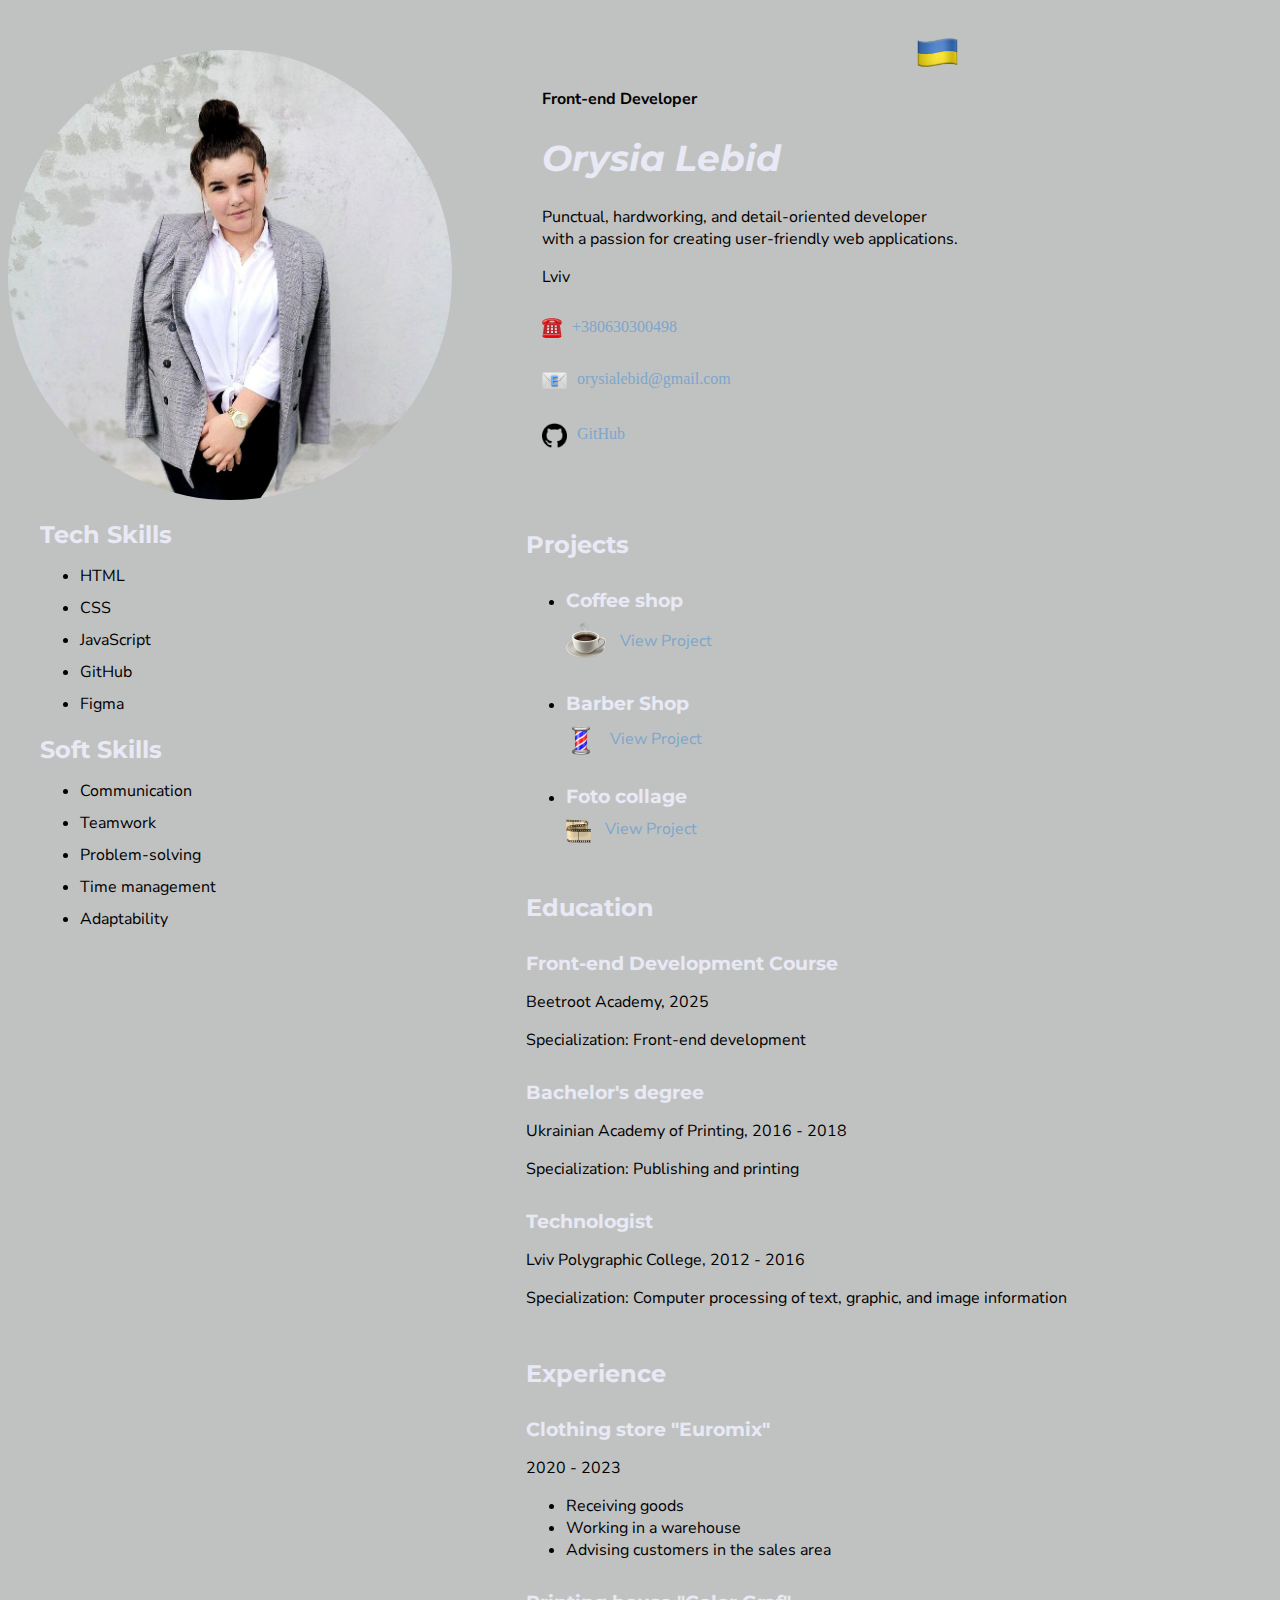
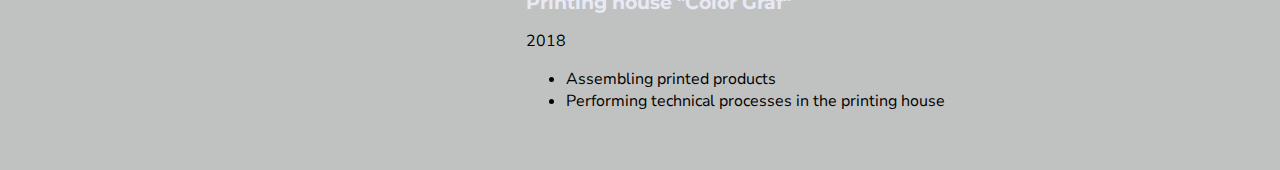
<file: Homework-2/Resume-2026/index.html>
<!DOCTYPE html>
<html lang="en">

<head>
  <meta charset="UTF-8">
  <meta name="viewport" content="width=device-width, initial-scale=1.0">
  <link rel="preconnect" href="https://fonts.googleapis.com">
  <link rel="preconnect" href="https://fonts.gstatic.com" crossorigin>
  <link
    href="https://fonts.googleapis.com/css2?family=Montserrat:ital,wght@0,100..900;1,100..900&family=Nunito+Sans:ital,opsz,wght@0,6..12,200..1000;1,6..12,200..1000&display=swap"
    rel="stylesheet">
  <link rel="stylesheet" href="./assets/css/style.css">
  <link rel="icon" href="./assets/SVG/lebid.svg" type="image/svg+xml">

  <title>Resume</title>
</head>

<body>
  <a href="./ua-page/" class="change-lang"><img src="assets/img/flag-ua.png" alt="flag Ukraine" width="45"></a>

  <header class="header-info">
    <img src="assets/img/orysia3.jpeg" alt="Orysia Lebid" class="my-foto">
    <div class="main-info">
      <p><b>Front-end Developer</b></p>
      <h1>Orysia Lebid</h1>
      <p>Punctual, hardworking, and detail-oriented developer <br>
        with a passion for creating user-friendly web applications.</p>
      <span class="sity">Lviv</span>
      <a href="tel:+380630300498"><img src="assets/img/phone.png" alt="number phone" width="20"
          class="main-info-icon">+380630300498</a>
      <a href="mailto:orysialebid@gmail.com"><img src="assets/img/e-mail.png" alt="e-mail" width="25"
          class="main-info-icon">orysialebid@gmail.com</a>
      <a href="https://github.com/Lebid-Orysia" target="_blank"><img src="assets/img/github.png" alt="GitHub" width="25"
          class="main-info-icon">GitHub</a>
    </div>
  </header>

  <div class="resume-container">
    <section class="left-column">
      <h2>Tech Skills</h2>
      <ul>
        <li>HTML</li>
        <li>CSS</li>
        <li>JavaScript</li>
        <li>GitHub</li>
        <li>Figma</li>
      </ul>

      <h2>Soft Skills</h2>
      <ul>
        <li>Communication</li>
        <li>Teamwork</li>
        <li>Problem-solving</li>
        <li>Time management</li>
        <li>Adaptability</li>
      </ul>
    </section>

    <div class="right-column">
      <section>
        <h2>Projects</h2>
        <ul>
          <li>
            <h3>Coffee shop</h3>
            <img src="assets/img/coffee.png" alt="coffee shop" width="40" class="projects-icon">
            <a href="https://lebid-orysia.github.io/coffeeStyle/" target="_blank">View Project</a>
          </li>
          <li>
            <h3>Barber Shop</h3>
            <img src="assets/img/barber.png" alt="barber shop" width="30" class="projects-icon">
            <a href="https://lebid-orysia.github.io/barberShop/" target="_blank">View Project</a>
          </li>
          <li>
            <h3>Foto collage</h3>
            <img src="assets/img/film_frames.png" alt="foto collage" width="25" class="projects-icon">
            <a href="https://lebid-orysia.github.io/css-grid-layout/" target="_blank">View Project</a>
          </li>
        </ul>
      </section>

      <section>
        <h2>Education</h2>

        <h3>Front-end Development Course</h3>
        <p>Beetroot Academy, 2025</p>
        <p>Specialization: Front-end development</p>

        <h3>Bachelor's degree</h3>
        <p>Ukrainian Academy of Printing, 2016 - 2018</p>
        <p>Specialization: Publishing and printing</p>

        <h3>Technologist</h3>
        <p>Lviv Polygraphic College, 2012 - 2016</p>
        <p>Specialization: Computer processing of text, graphic, and image information</p>

      </section>

      <section>
        <h2>Experience</h2>

        <h3>Сlothing store "Euromix"</h3>
        <p>2020 - 2023</p>
        <ul>
          <li>Receiving goods</li>
          <li>Working in a warehouse</li>
          <li>Advising customers in the sales area</li>
        </ul>

        <h3>Printing house "Color Graf"</h3>
        <p>2018</p>
        <ul>
          <li>Assembling printed products</li>
          <li>Performing technical processes in the printing house</li>
        </ul>

      </section>
    </div>
  </div>

</body>
</file>
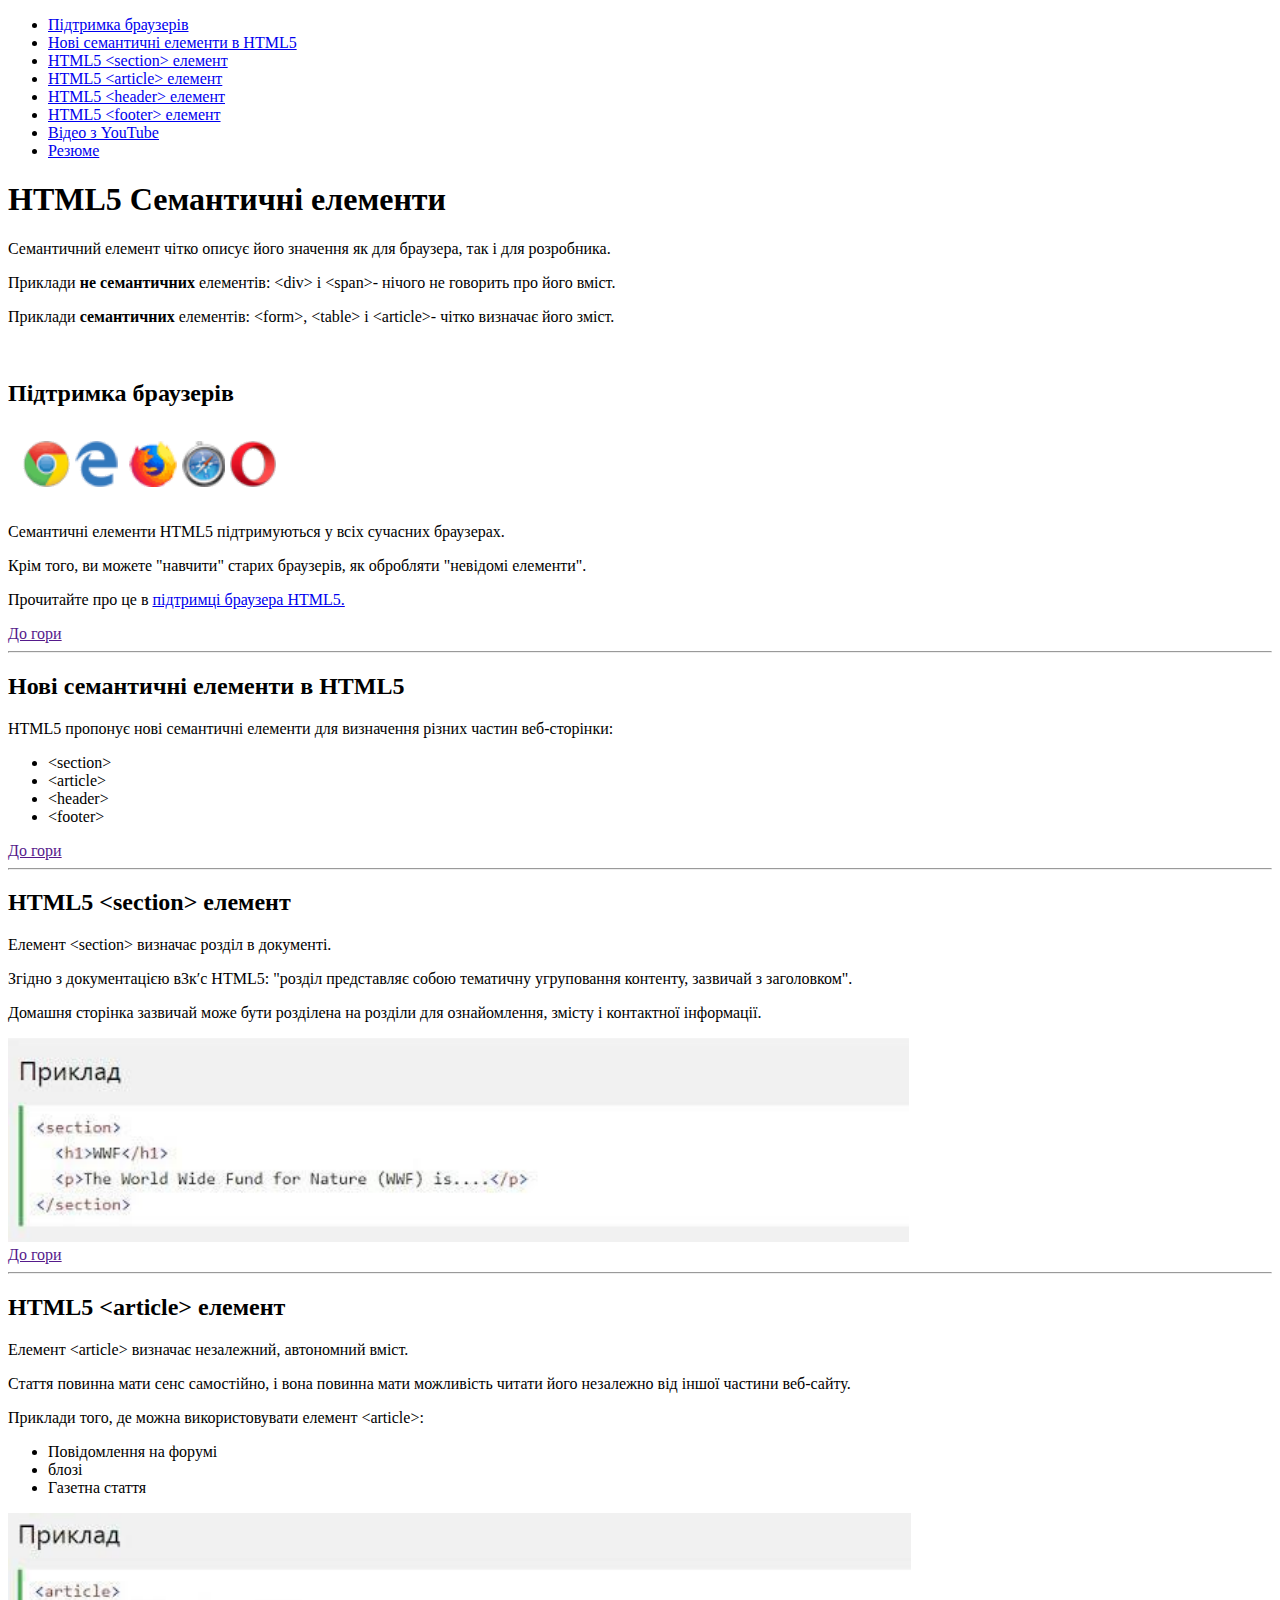
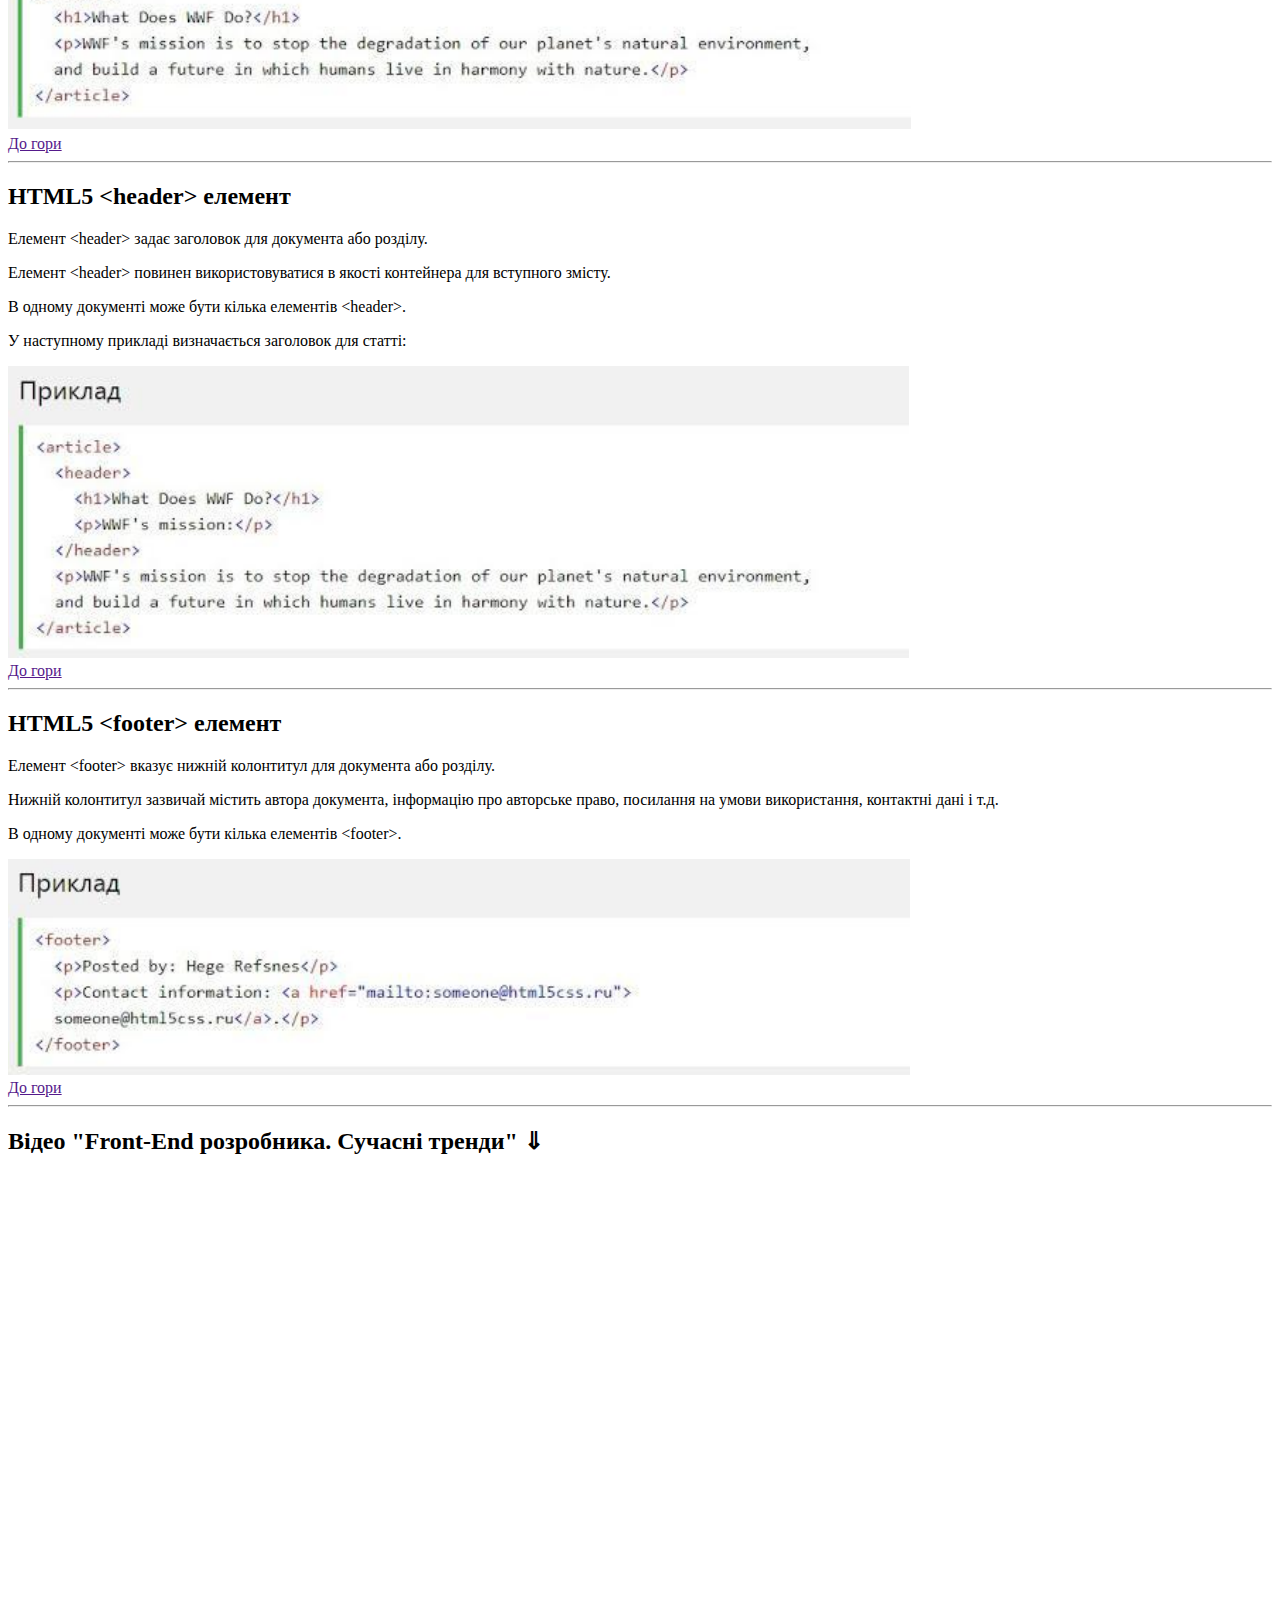
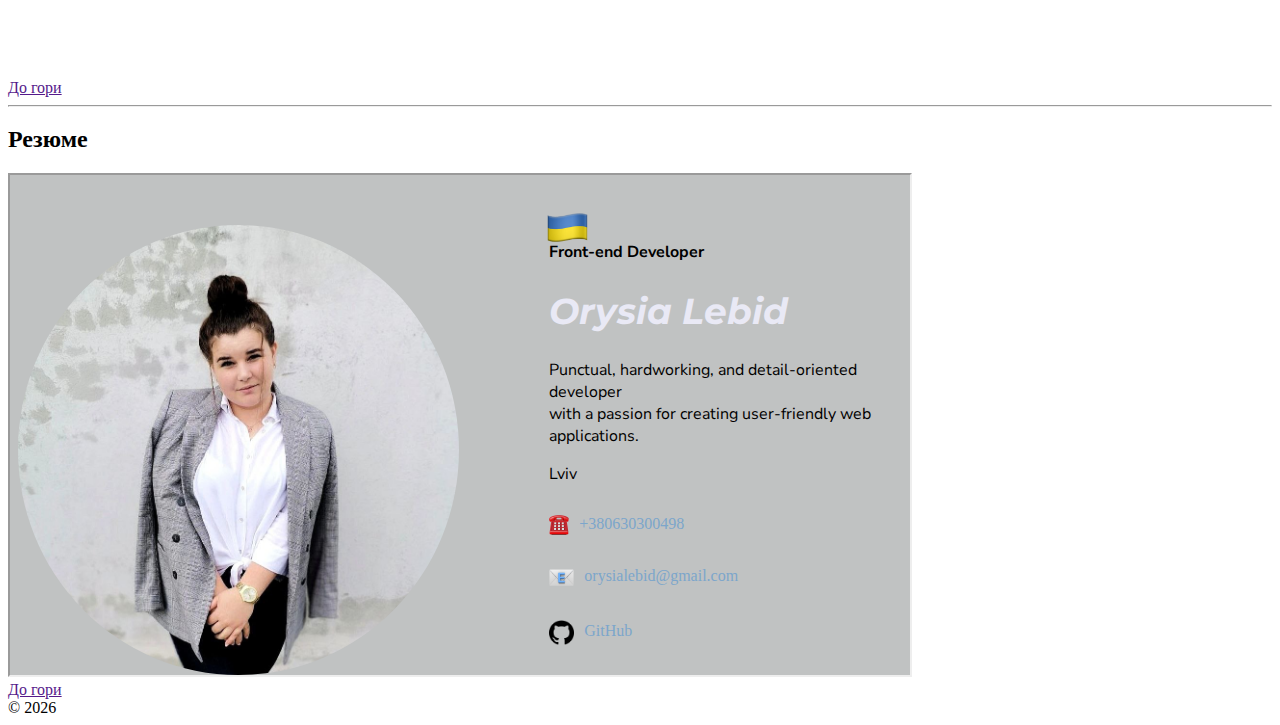
<file: Homework-3/semantic-page/index.html>
<!DOCTYPE html>
<html lang="uk">

<head>
  <meta charset="UTF-8">
  <meta name="viewport" content="width=device-width, initial-scale=1.0">
  <title>Semantic</title>
</head>

<body>
  <header>
    <nav>
      <ul>
        <li>
          <a href="#browser-support">Підтримка браузерів</a>
        </li>
        <li>
          <a href="#new-semantic-elements">Нові семантичні елементи в HTML5</a>
        </li>
        <li>
          <a href="#section-element">HTML5 &lt;section&gt; елемент</a>
        </li>
        <li>
          <a href="#article-element">HTML5 &lt;article&gt; елемент</a>
        </li>
        <li>
          <a href="#header-element">HTML5 &lt;header&gt; елемент</a>
        </li>
        <li>
          <a href="#footer-element">HTML5 &lt;footer&gt; елемент</a>
        </li>
        <li>
          <a href="#youtube-video">Відео з YouTube</a>
        </li>
        <li>
          <a href="#cv">Резюме</a>
        </li>
      </ul>
    </nav>
  </header>

  <main>
    <article>
      <h1>HTML5 Семантичні елементи</h1>
      <p>
        Семантичний елемент чітко описує його значення як для браузера, так і
        для розробника.
      </p>
      <p>
        Приклади <b>не семантичних</b> елементів:
        &lt;div&gt; і &lt;span&gt;- нічого не говорить
        про його вміст.
      </p>
      <p>
        Приклади <strong>семантичних</strong> елементів:
        &lt;form&gt;, &lt;table&gt; і &lt;article&gt;- чітко
        визначає його зміст.
      </p>
      <br>

      <section id="browser-support">
        <h2>Підтримка браузерів</h2>
        <img src="assets/img/logos.png" alt="browser support">
        <p>Семантичні елементи HTML5 підтримуються у всіх сучасних браузерах.</p>
        <p>Крім того, ви можете "навчити" старих браузерів, як обробляти "невідомі
          елементи".</p>
        <p>Прочитайте про це в <a href="https://w3schoolsua.github.io/html/html5_browsers.html#gsc.tab=0"
            target="_blank">підтримці браузера HTML5.</a></p>
        <div><a href="">До гори</a></div>
      </section>
      <hr>

      <section id="new-semantic-elements">
        <h2>Нові семантичні елементи в HTML5</h2>
        <p>
          HTML5 пропонує нові семантичні елементи для визначення різних частин
          веб-сторінки:
        </p>
        <ul>
          <li>&lt;section&gt;</li>
          <li>&lt;article&gt;</li>
          <li>&lt;header&gt;</li>
          <li>&lt;footer&gt;</li>
        </ul>
        <div><a href="">До гори</a></div>
      </section>
      <hr>

      <section id="section-element">
        <h2>HTML5 &lt;section&gt; елемент</h2>
        <p>Елемент &lt;section&gt; визначає розділ в документі.</p>
        <p>
          Згідно з документацією в3к′с HTML5: "розділ представляє собою тематичну
          угруповання контенту, зазвичай з заголовком".
        </p>
        <p>
          Домашня сторінка зазвичай може бути розділена на розділи для
          ознайомлення, змісту і контактної інформації.
        </p>
        <img src="assets/img/section_ex.png" alt="section example">
        <div><a href="">До гори</a></div>
      </section>
      <hr>

      <section id="article-element">
        <h2>HTML5 &lt;article&gt; елемент</h2>
        <p>Елемент &lt;article&gt; визначає незалежний, автономний вміст.</p>
        <p>Стаття повинна мати сенс самостійно, і вона повинна мати можливість
          читати його незалежно від іншої частини веб-сайту.</p>
        <p>Приклади того, де можна використовувати елемент &lt;article&gt;:</p>
        <ul>
          <li>Повідомлення на форумі</li>
          <li>блозі</li>
          <li>Газетна стаття</li>
        </ul>
        <img src="assets/img/article_ex.png" alt="article example">
        <div><a href="">До гори</a></div>
      </section>
      <hr>

      <section id="header-element">
        <h2>HTML5 &lt;header&gt; елемент</h2>
        <p>Елемент &lt;header&gt; задає заголовок для документа або розділу.</p>
        <p>Елемент &lt;header&gt; повинен використовуватися в якості контейнера для
          вступного змісту.</p>
        <p>В одному документі може бути кілька елементів &lt;header&gt;.</p>
        <p>У наступному прикладі визначається заголовок для статті:</p>
        <img src="assets/img/header_ex.png" alt="header example">
        <div><a href="">До гори</a></div>
      </section>
      <hr>

      <section id="footer-element">
        <h2>HTML5 &lt;footer&gt; елемент</h2>
        <p>Елемент &lt;footer&gt; вказує нижній колонтитул для документа або розділу.</p>
        <p>Нижній колонтитул зазвичай містить автора документа, інформацію про
          авторське право, посилання на умови використання, контактні дані і т.д.</p>
        <p>В одному документі може бути кілька елементів &lt;footer&gt;.</p>
        <img src="assets/img/footer_ex.png" alt="footer example">
        <div><a href="">До гори</a></div>
      </section>
      <hr>
    </article>

    <section id="youtube-video">
      <h2>Відео "Front-End розробника. Сучасні тренди" &dArr;</h2>
      <iframe width="900" height="500" src="https://www.youtube.com/embed/dEBVe8Ij7JU?si=TRbnliSYNwhAADsQ"
        title="YouTube video player" frameborder="0"
        allow="accelerometer; autoplay; clipboard-write; encrypted-media; gyroscope; picture-in-picture; web-share"
        referrerpolicy="strict-origin-when-cross-origin" allowfullscreen></iframe>
      <div><a href="">До гори</a></div>
    </section>
    <hr>

    <section id="cv">
      <h2>Резюме</h2>
      <iframe src="Resume-2026/" width="900" height="500" frameborder="1"></iframe>
      <div><a href="">До гори</a></div>
    </section>
  </main>

  <footer>
    <span>&copy; 2026</span>
  </footer>

</body>

</html>
</file>
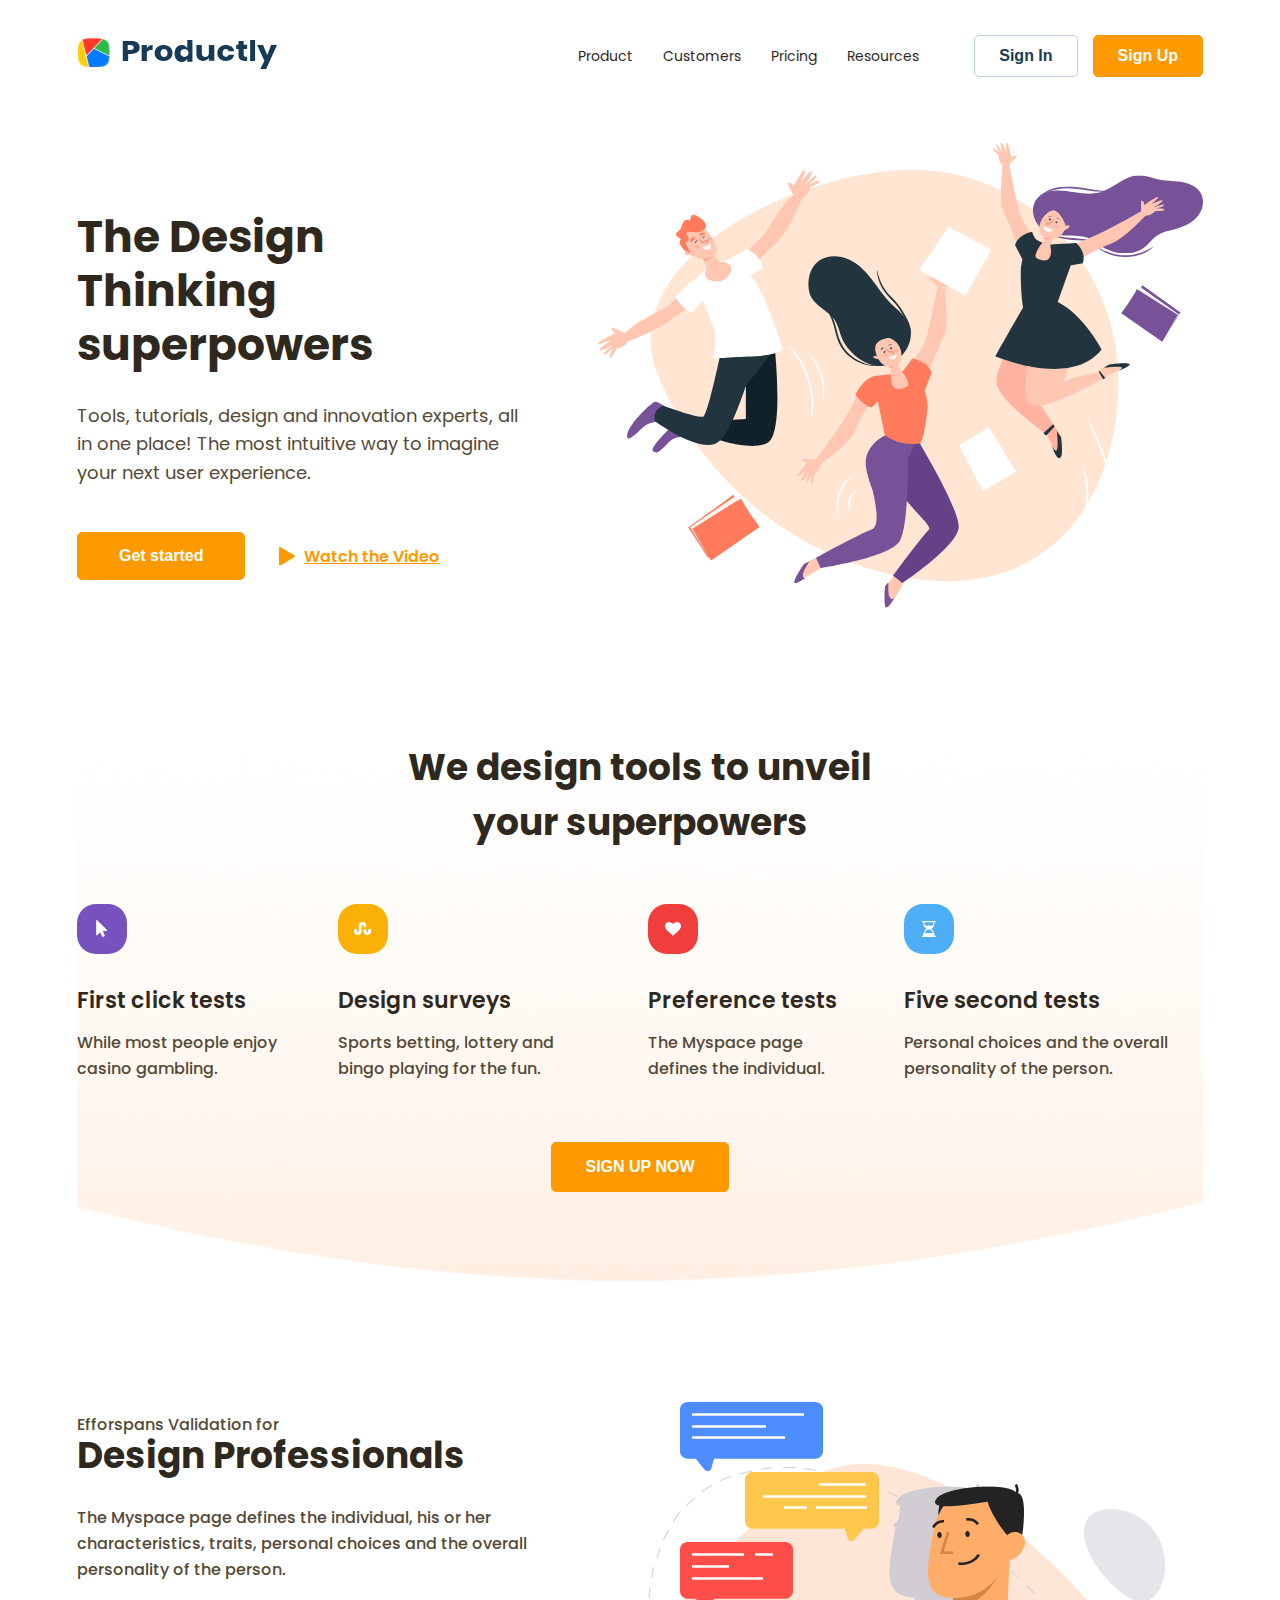
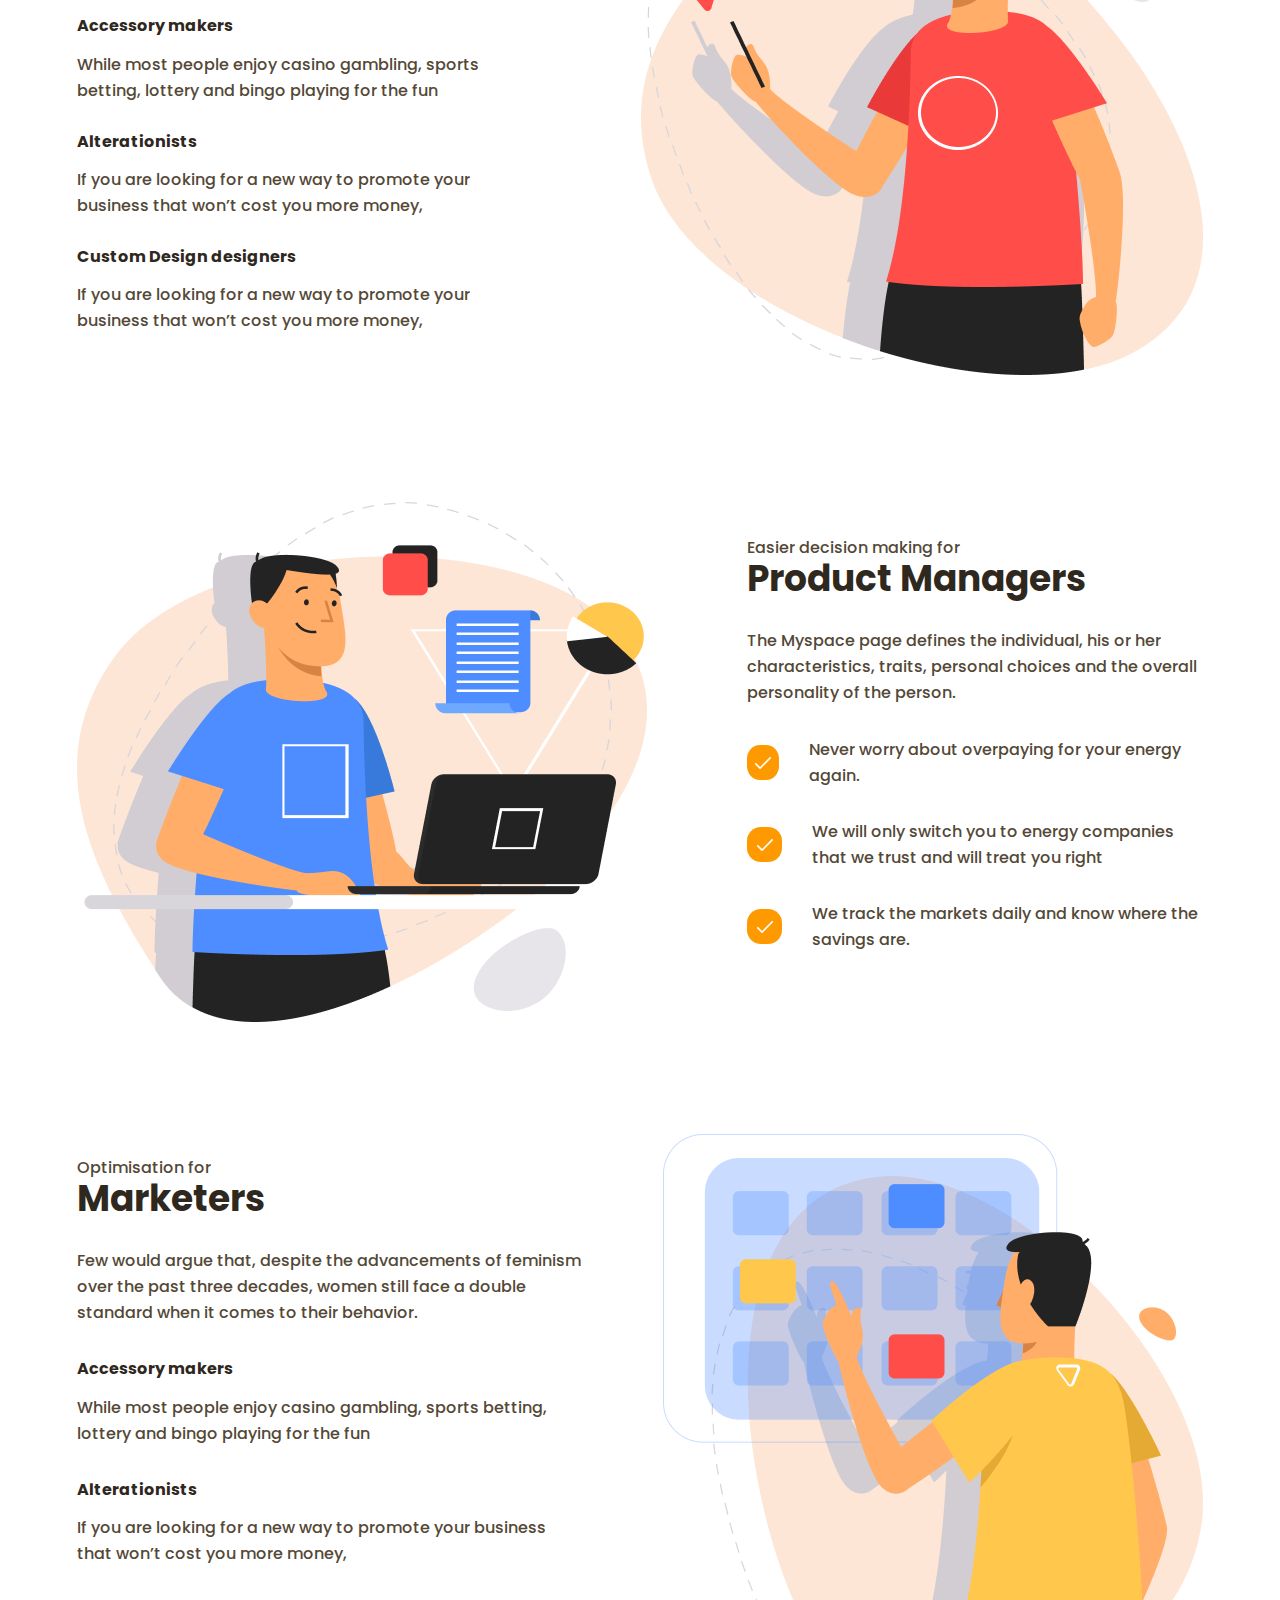
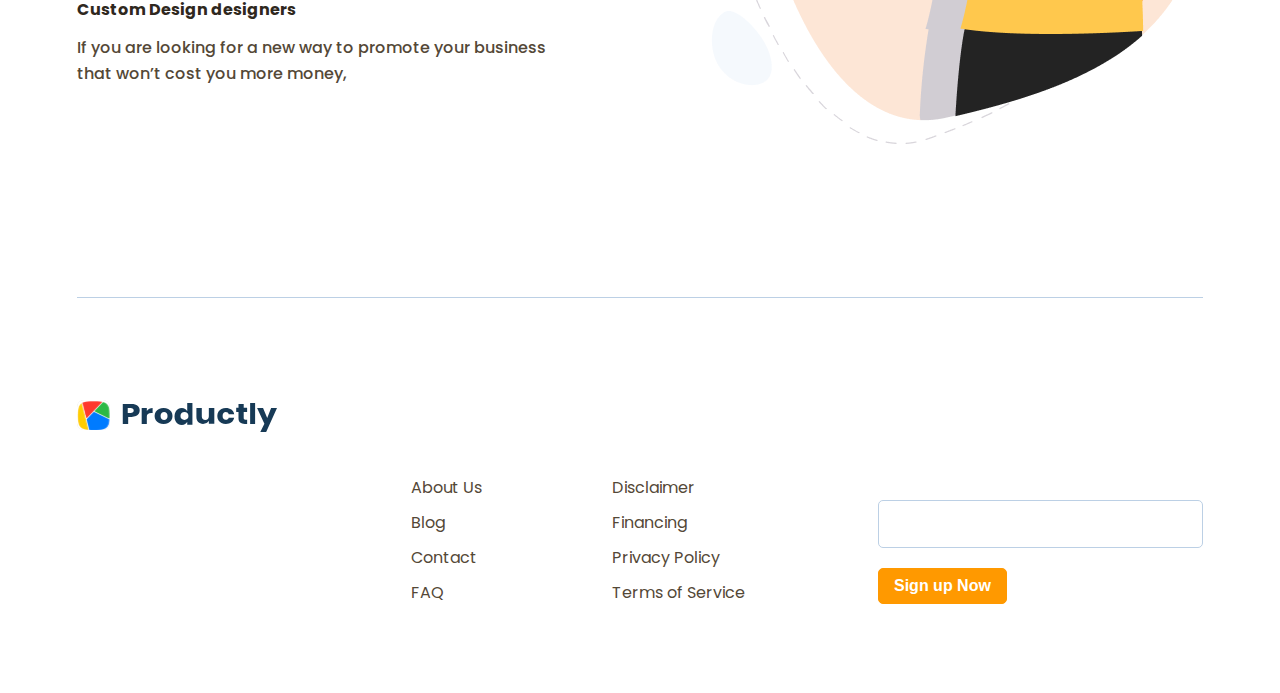
<file: Homework-4/productly-site/index.html>
<!DOCTYPE html>
<html lang="en">

<head>
  <meta charset="UTF-8">
  <meta name="viewport" content="width=device-width, initial-scale=1.0">
  <link rel="preconnect" href="https://fonts.googleapis.com">
  <link rel="preconnect" href="https://fonts.gstatic.com" crossorigin>
  <link href="https://fonts.googleapis.com/css2?family=Poppins:wght@400;500;600;700&display=swap" rel="stylesheet">
  <link rel="stylesheet" href="css/style.css">
  <link rel="shortcut icon" href="./SVG/lebid.svg" type="image/x-icon">
  <title>Productly</title>
</head>

<body>
  <header class="header">
    <a href=""><img src="img/logo.svg" alt="logo" class="logo"></a>
    <nav class="header-nav">
      <ul class="header-list">
        <li>
          <a href="">Product</a>
        </li>
        <li>
          <a href="">Customers</a>
        </li>
        <li>
          <a href="">Pricing</a>
        </li>
        <li>
          <a href="">Resources</a>
        </li>
      </ul>

      <button class="sign-in">Sign In</button>
      <button class="sign-up">Sign Up</button>
    </nav>
  </header>

  <main>

    <section class="hero">
      <div class="hero-content">
        <h1 class="hero-heading">The Design Thinking superpowers</h1>
        <p class="hero-text">
          Tools, tutorials, design and innovation experts, all in one place! The most intuitive way to imagine
          your next
          user
          experience.
        </p>
        <button class="hero-button">Get started</button>
        <a href="#" class="hero-link"><svg width="16" height="19" viewBox="0 0 16 19" fill="none"
            xmlns="http://www.w3.org/2000/svg">
            <path fill-rule="evenodd" clip-rule="evenodd"
              d="M15.3516 8.19011C16.091 8.6251 16.091 9.69448 15.3516 10.1295L1.6954 18.1625C0.945435 18.6037 0 18.0629 0 17.1928V1.12676C0 0.256666 0.945435 -0.284072 1.6954 0.157083L15.3516 8.19011Z"
              fill="#FF9900" />
          </svg>Watch the Video</a>
      </div>

      <div class="img-container"><img src="img/hero-img.svg" alt="people"></div>
    </section>

    <section class="tools">
      <div class="shadow-box">
        <h2 class="tools-header">We design tools to unveil <br>your superpowers</h2>
        <div class="tools-list">
          <div class="tools-items">
            <div class="tools-arrow"><img src="img/arrow.svg" alt="firs-click-test" class="arrow"></div>
            <h3>First click tests</h3>
            <p>While most people enjoy casino gambling.</p>
          </div>
          <div class="tools-items">
            <div class="tools-line"><img src="img/line.svg" alt="desing-surveys" class="line"></div>
            <h3>Design surveys</h3>
            <p>Sports betting, lottery and bingo playing for the fun.</p>
          </div>
          <div class="tools-items">
            <div class="tools-heart"><img src="img/heart.svg" alt="preference-test" class="heart"></div>
            <h3>Preference tests</h3>
            <p>The Myspace page defines the individual.</p>
          </div>
          <div class="tools-items">
            <div class="tools-clock"><img src="img/clock.svg" alt="five-secon-test" class="clock"></div>
            <h3>Five second tests</h3>
            <p>Personal choices and the overall personality of the person.</p>
          </div>
        </div>
        <button class="tools-button">Sign up Now</button>
      </div>

    </section>

    <section class="design">
      <div class="design-content">
        <hgroup>
          <p class="design-span-text design-text">Efforspans Validation for</p>
          <h2 class="design-heading">Design Professionals</h2>
        </hgroup>
        <p class="design-text">
          The Myspace page defines the individual, his or her characteristics, traits, personal choices and
          the
          overall personality of the person.
        </p>

        <h3 class="design-subheading ">Accessory makers</h3>
        <p class="design-subtext design-text">While most people enjoy casino gambling, sports betting, lottery and bingo
          playing for
          the fun</p>
        <h3 class="design-subheading">Alterationists</h3>
        <p class="design-subtext design-text">If you are looking for a new way to promote your business that won’t cost
          you more money,
        </p>
        <h3 class="design-subheading">Custom Design designers</h3>
        <p class="design-subtext design-text">If you are looking for a new way to promote your business that won’t cost
          you more money,
        </p>

      </div>

      <div class="design-img">
        <img src="img/Image-red.png" alt="man in red t-shirt">
      </div>
    </section>

    <section class="managers">
      <div class="managers-img"><img src="img/Image-blue.png" alt="man in blue t-shirt"></div>

      <div class="managers-content">
        <hgroup>
          <p class="managers-span-text managers-text">Easier decision making for</p>
          <h2 class="managers-heading">Product Managers</h2>
        </hgroup>
        
        <p class="managers-text">
          The Myspace page defines the individual, his or her characteristics, traits, personal choices and the
          overall
          personality of the person.
        </p>
        <ul class="managers-list managers-text">
          <li>
            <div class="orange-marks">
              <img src="img/tick.svg" alt="orange tick" class="tick">
            </div>
            <p>
              Never worry about overpaying for your energy again.
            </p>
          </li>

          <li>
            <div class="orange-marks">
              <img src="img/tick.svg" alt="orange tick" class="tick">
            </div>
            <p>
              We will only switch you to energy companies <br> that we trust and will treat you right
            </p>
          </li>
          <li>
            <div class="orange-marks">
              <img src="img/tick.svg" alt="orange tick" class="tick">
            </div>
            <p>
              We track the markets daily and know where the <br> savings are.
            </p>
          </li>
        </ul>
      </div>
    </section>

    <section class="marketers">
      <div class="marketers-content">

        <hgroup>
          <p class="marketers-span-text marketers-text">Optimisation for</p>
          <h2 class="marketers-heading">Marketers</h2>
        </hgroup>
        <p class="marketers-text">
          Few would argue that, despite the advancements of feminism over the past three decades, women still
          face a
          double standard when it comes to their behavior.
        </p>

        <h3 class="marketers-subheading">Accessory makers</h3>
        <p class="marketers-text">While most people enjoy casino gambling, sports betting, lottery and bingo playing for
          the fun
        </p>
        <h3 class="marketers-subheading">Alterationists</h3>
        <p class="marketers-text">If you are looking for a new way to promote your business that won’t cost you more
          money,</p>
        <h3 class="marketers-subheading">Custom Design designers</h3>
        <p class="marketers-text">If you are looking for a new way to promote your business that won’t cost you more
          money,</p>

      </div>

      <div class="marketers-img"><img src="img/Image-yellow.png" alt="man in yellow t-shirt"></div>
    </section>
  </main>

  <footer>
    <div><a href="#"><img src="img/logo.svg" alt="logo" class="footer-logo"></a></div>

    <nav class="footer-nav">
    
      <ul class="links-list">
        <li><a href="">About Us</a></li>
        <li><a href="">Blog</a></li>
        <li><a href="">Contact</a></li>
        <li><a href="">FAQ</a></li>
      </ul>

      
      <ul class="links-list">
        <li><a href="">Disclaimer</a></li>
        <li><a href="">Financing</a></li>
        <li><a href="">Privacy Policy</a></li>
        <li><a href="">Terms of Service</a></li>
      </ul>
    </nav>

    <div class="sign-now">
      <form action="#" class="sign-now-form">
        <input type="text">
        <button type="submit">Sign up Now</button>
      </form>
    </div>
  </footer>
</body>

</html>
</file>
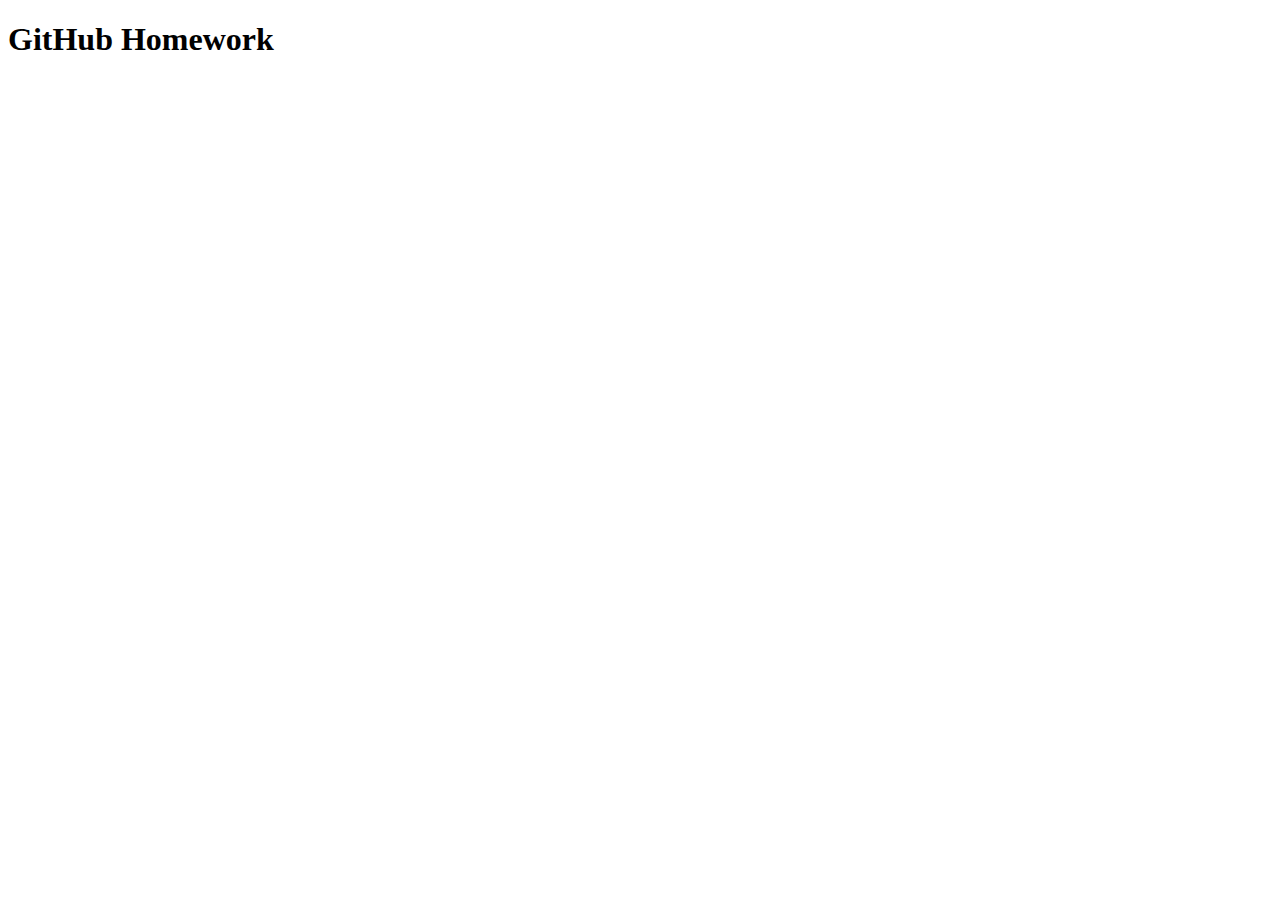
<file: Homework-5/gitHub/index.html>
<!DOCTYPE html>
<html lang="en">
<head>
  <meta charset="UTF-8">
  <meta name="viewport" content="width=device-width, initial-scale=1.0">
  <title>Document</title>
</head>
<body>
  <h1>GitHub Homework</h1>
</body>
</html>
</file>
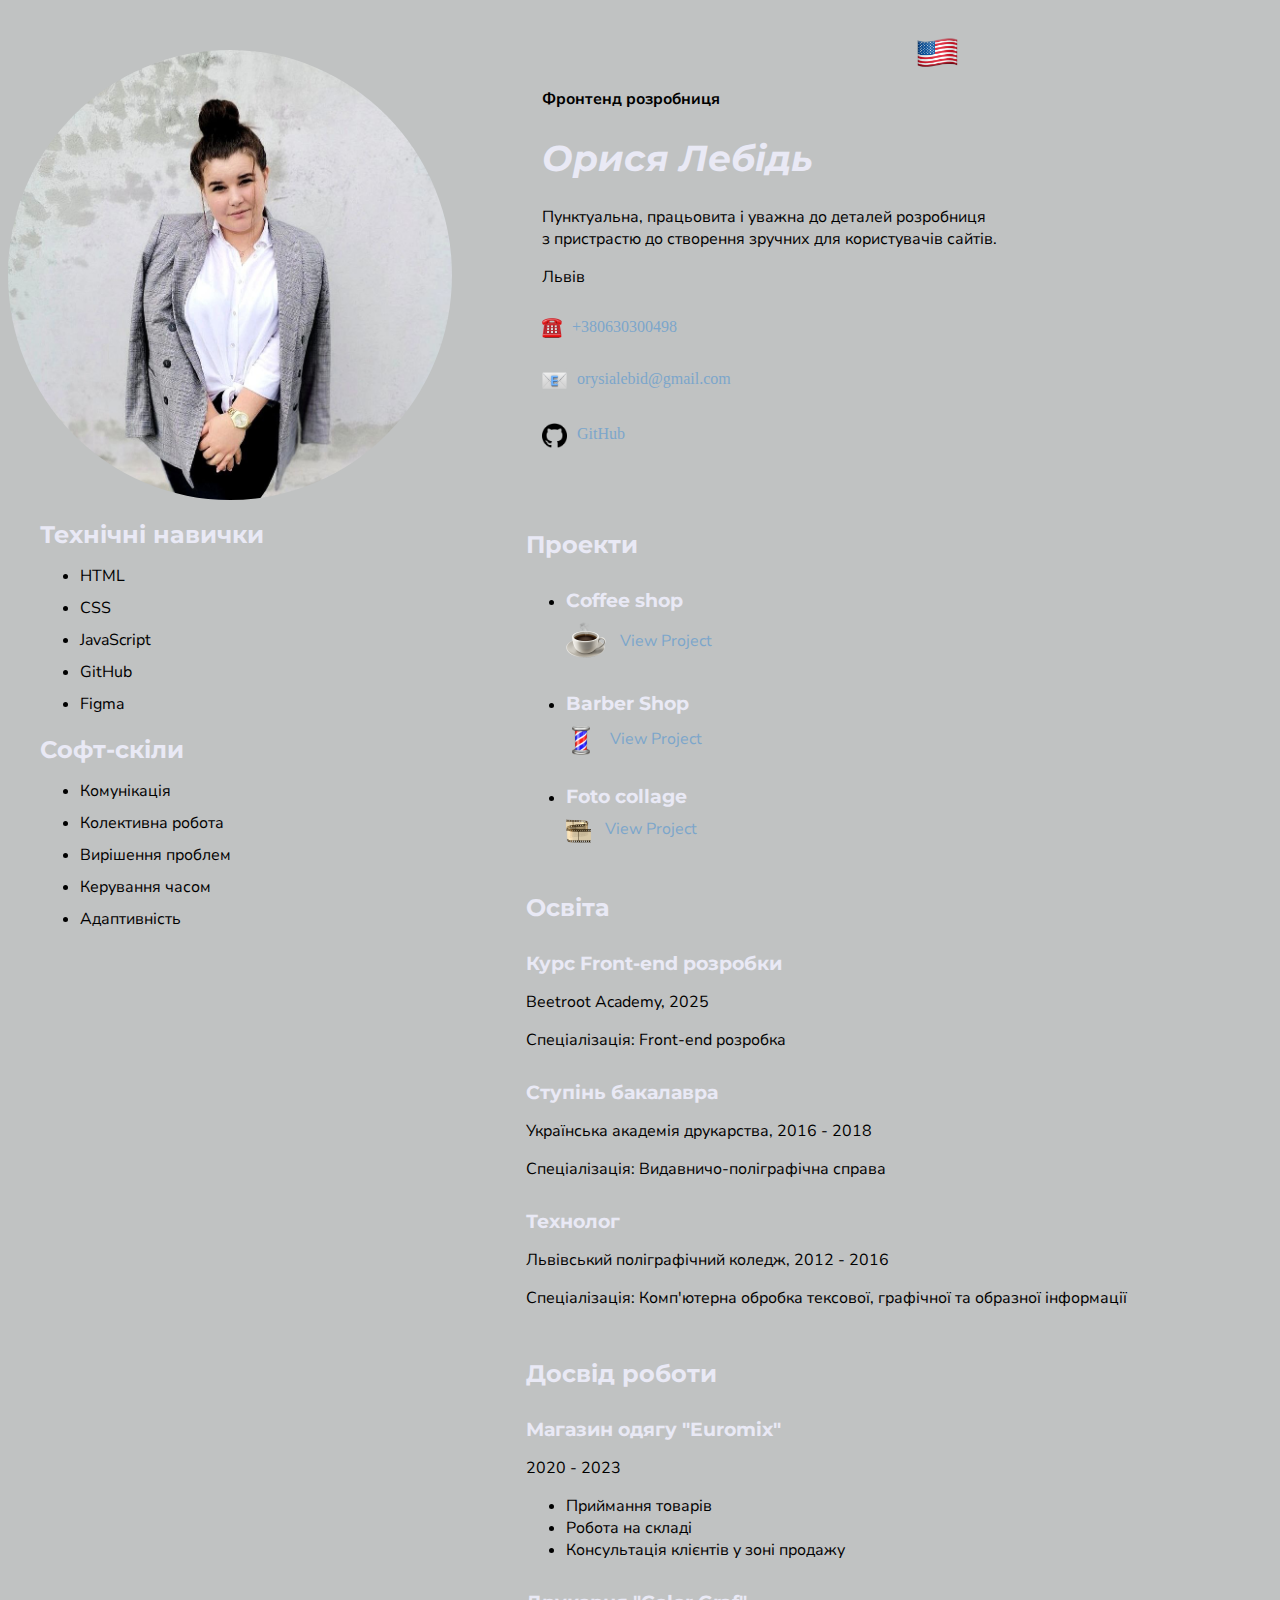
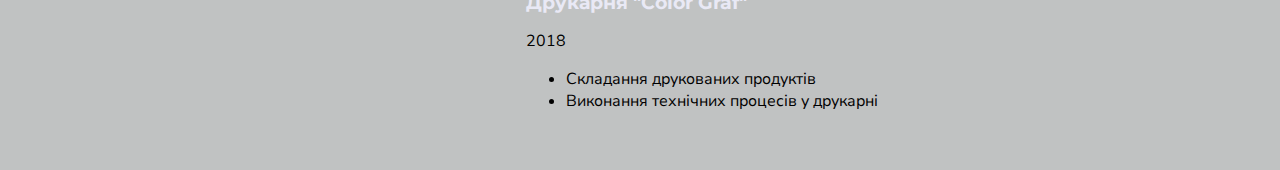
<file: Homework-2/Resume-2026/ua-page/index.html>
<!DOCTYPE html>
<html lang="uk">

<head>
  <meta charset="UTF-8">
  <meta name="viewport" content="width=device-width, initial-scale=1.0">
  <link rel="preconnect" href="https://fonts.googleapis.com">
  <link rel="preconnect" href="https://fonts.gstatic.com" crossorigin>
  <link
    href="https://fonts.googleapis.com/css2?family=Montserrat:ital,wght@0,100..900;1,100..900&family=Nunito+Sans:ital,opsz,wght@0,6..12,200..1000;1,6..12,200..1000&display=swap"
    rel="stylesheet">
  <link rel="stylesheet" href="../assets/css/style.css">
  <link rel="icon" href="../assets/SVG/lebid.svg" type="image/svg+xml">

  <title>Резюме</title>
</head>

<body>
  <a href="../" class="change-lang"><img src="../assets/img/us.png" alt="flag USA" width="45"></a>

  <header class="header-info">
    <img src="../assets/img/orysia3.jpeg" alt="Орися Лебідь" class="my-foto">
    <div class="main-info">
      <p><b>Фронтенд розробниця</b></p>
      <h1>Орися Лебідь</h1>
      <p>Пунктуальна, працьовита і уважна до деталей розробниця <br>
        з пристрастю до створення зручних для користувачів сайтів.</p>
      <span class="sity">Львів</span>
      <a href="tel:+380630300498"><img src="../assets/img/phone.png" alt="number phone" width="20"
          class="main-info-icon">+380630300498</a>
      <a href="mailto:orysialebid@gmail.com"><img src="../assets/img/e-mail.png" alt="e-mail" width="25"
          class="main-info-icon">orysialebid@gmail.com</a>
      <a href="https://github.com/Lebid-Orysia" target="_blank"><img src="../assets/img/github.png" alt="GitHub"
          width="25" class="main-info-icon">GitHub</a>
    </div>
  </header>

  <div class="resume-container">
    <section class="left-column">
      <h2>Технічні навички</h2>
      <ul>
        <li>HTML</li>
        <li>CSS</li>
        <li>JavaScript</li>
        <li>GitHub</li>
        <li>Figma</li>
      </ul>

      <h2>Софт-скіли</h2>
      <ul>
        <li>Комунікація</li>
        <li>Колективна робота</li>
        <li>Вирішення проблем</li>
        <li>Керування часом</li>
        <li>Адаптивність</li>
      </ul>
    </section>

    <div class="right-column">
      <section>
        <h2>Проекти</h2>
        <ul>
          <li>
            <h3>Coffee shop</h3>
            <img src="../assets/img/coffee.png" alt="coffee shop" width="40" class="projects-icon">
            <a href="https://lebid-orysia.github.io/coffeeStyle/" target="_blank">View Project</a>
          </li>
          <li>
            <h3>Barber Shop</h3>
            <img src="../assets/img/barber.png" alt="barber shop" width="30" class="projects-icon">
            <a href="https://lebid-orysia.github.io/barberShop/" target="_blank">View Project</a>
          </li>
          <li>
            <h3>Foto collage</h3>
            <img src="../assets/img/film_frames.png" alt="foto collage" width="25" class="projects-icon">
            <a href="https://lebid-orysia.github.io/css-grid-layout/" target="_blank">View Project</a>
          </li>
        </ul>
      </section>

      <section>
        <h2>Освіта</h2>

        <h3>Курс Front-end розробки</h3>
        <p>Beetroot Academy, 2025</p>
        <p>Спеціалізація: Front-end розробка</p>

        <h3>Ступінь бакалавра</h3>
        <p>Українська академія друкарства, 2016 - 2018</p>
        <p>Спеціалізація: Видавничо-поліграфічна справа</p>

        <h3>Технолог</h3>
        <p>Львівський поліграфічний коледж, 2012 - 2016</p>
        <p>Спеціалізація: Комп'ютерна обробка тексової, графічної та образної інформації</p>

      </section>

      <section>
        <h2>Досвід роботи</h2>

        <h3>Магазин одягу "Euromix"</h3>
        <p>2020 - 2023</p>
        <ul>
          <li>Приймання товарів</li>
          <li>Робота на складі</li>
          <li>Консультація клієнтів у зоні продажу</li>
        </ul>

        <h3>Друкарня "Color Graf"</h3>
        <p>2018</p>
        <ul>
          <li>Складання друкованих продуктів</li>
          <li>Виконання технічних процесів у друкарні</li>
        </ul>

      </section>
    </div>
  </div>

</body>
</file>
<file: Homework-2/Resume-2026/assets/css/style.css>
body {
  background-color: rgb(192, 194, 194);
}

.resume-container {
  display: flex;
  flex-direction: row;
  margin: 0 auto;
  gap: 180px;
  align-items: flex-start;
  justify-content: center;
  max-width: 1200px;
}

.header-info {
  display: flex;
  flex-direction: row;
  justify-content: center;
  gap: 50px;
  align-items: center;
  margin-top: 50px;
}

.main-info {
  display: flex;
  flex-direction: column;
  text-align: left;
  width: 740px;
  margin-left: 40px;

}

.main-info h1 {
  margin: 10px 0;
  font-size: 36px;
  font-family: "Montserrat", sans-serif;
  font-weight: 700;
  font-style: italic;
  color: rgb(233, 233, 245);
}

.main-info p,
.sity {
  font-family: "Nunito Sans", sans-serif;
}

.main-info-icon,
.projects-icon {
  margin-right: 10px;
  vertical-align: middle;
}

/* left side */
.left-column {
  width: 30%;
  text-align: left;
}

.left-column h2 {
  text-align: left;
  margin-bottom: 10px;
  color: rgb(233, 233, 245);
  font-family: "Montserrat", sans-serif;
}

.left-column li {
  font-family: "Nunito Sans", sans-serif;
  margin-bottom: 10px;
  margin-left: 40px;
}

.left-column ul {
  padding-left: 0px;
}


/* right side */
.right-column {
  width: 70%;
  text-align: left;
}

.right-column section {
  margin-bottom: 50px;
}

.right-column h3,
.right-column h2 {
  text-align: left;
  margin-bottom: 10px;
  color: rgb(233, 233, 245);
  font-family: "Montserrat", sans-serif;
  margin-top: 30px;
}

.right-column p,
.right-column li {
  font-family: "Nunito Sans", sans-serif;
}

.right-column a,
.main-info a {
  color: rgb(124, 166, 203);
  text-decoration: none;
  margin-bottom: 30px;
}


.right-column a:hover,
.main-info a:hover {
  color: rgb(65, 126, 180);
  transition: all 0.5s ease;
}


.change-lang {
  position: absolute;
  top: 10px;
  right: 320px;
  margin-left: 20px;
  margin-top: 20px;
}

.my-foto {
  border-radius: 50%;
  width: 450px;
  height: 450px;
  object-fit: cover;
}

.sity {
  margin-bottom: 30px;
}
</file>
<file: Homework-4/productly-site/css/style.css>
* {
  margin: 0;
  padding: 0;
  box-sizing: border-box;
  text-decoration: none;
}

body {
  font-family: 'Poppins', sans-serif;
}

.header,
main,
footer {
  max-width: 1126px;
  margin: 0 auto;
}

/*......... header........ */
.header {
  display: flex;
  justify-content: space-between;
  align-items: center;
  margin: 35px auto;
  margin-bottom: 50px;
  position: sticky;
  top: 0;
  background-color: #fff;
}

.header-nav {
  display: flex;
  gap: 15px;
  align-items: center;
}

.header-list {
  display: flex;
  gap: 30px;
  list-style: none;
  font-weight: 400;
  font-size: 14px;
  line-height: 200%;
  margin-right: 40px;
}

.header-list a {
  color: #2f281e;
}

.header-list a:hover {
  color: #FF9900;
  transition: all 0.6s ease;
}

.sign-up,
.sign-in {
  padding: 11px 24px;
  border: none;
  border-radius: 5px;
  cursor: pointer;
  font-weight: 600;
  font-size: 16px;
}

.sign-in {
  border: 1px solid #BCD0E5;
  background-color: transparent;
  color: #173a56;
}

.sign-in:hover {
  background-color: #FF9900;
  color: #fff;
  border: 1px solid #FF9900;
  transition: all 0.3s ease;
}

.sign-up {
  background-color: #FF9900;
  color: #fff;
  border: 1px solid #FF9900;
}

.sign-up:hover {
  background-color: transparent;
  color: #173a56;
  border: 1px solid #BCD0E5;
  transition: all 0.3s ease;
}


/* .........main........... */

/* ............section hero........ */
.hero {
  display: flex;
  align-items: start;
  gap: 65px;
  margin-bottom: 110px;
}

.hero-content {
  max-width: 518px;
  margin-top: 83px;
}

.hero-heading {
  font-weight: 700;
  font-size: 44px;
  line-height: 123%;
  color: #2f281e;
  margin-bottom: 30px;
}

.hero-text {
  font-weight: 400;
  font-size: 18px;
  line-height: 156%;
  color: #544837;
  margin-bottom: 45px;
}

.hero-button {
  padding: 14px 41px;
  font-weight: 700;
  font-size: 16px;
  color: #fff;
  background-color: #FF9900;
  border: 1px solid #FF9900;
  border-radius: 5px;
  cursor: pointer;
  margin-right: 30px;
}

.hero-button:hover {
  background-color: transparent;
  color: #173a56;
  border: 1px solid #BCD0E5;
  transition: all 0.3s ease;
}

.hero-link {
  font-weight: 600;
  font-size: 16px;
  text-decoration: underline;
  text-decoration-skip-ink: none;
  color: #f90;
  display: inline-flex;
  align-items: center;
  gap: 9px;
  vertical-align: middle;
}

.hero-link:hover {
  color: #173a56;
  transition: all 0.3s ease;
}

/* .......tools section........ */
.shadow-box {
  background-image: url(../img/tools-bg.png);
  background-repeat: no-repeat;
  background-position: center;
  background-size: cover;
  padding-bottom: 90px;
  margin-bottom: 120px;
}

.tools-header {
  font-weight: 700;
  font-size: 36px;
  text-align: center;
  color: #2f281e;
  margin-bottom: 54px;
}

.tools-list {
  display: flex;
  gap: 45px;
  justify-content: center;
}

.tools-arrow {
  width: 50px;
  height: 50px;
  border-radius: 19px;
  background: #7752BE;
  position: relative;
  margin-bottom: 30px;
}

.tools-line {
  width: 50px;
  height: 50px;
  border-radius: 19px;
  background: #FAB005;
  position: relative;
  margin-bottom: 30px;
}

.tools-heart {
  width: 50px;
  height: 50px;
  border-radius: 19px;
  background: #F03E3D;
  position: relative;
  margin-bottom: 30px;
}

.tools-clock {
  width: 50px;
  height: 50px;
  border-radius: 19px;
  background: #4DADF7;
  position: relative;
  margin-bottom: 30px;
}

.arrow,
.line,
.heart,
.clock {
  position: absolute;
  top: 50%;
  left: 50%;
  transform: translate(-50%, -50%);
}

.tools-items h3 {
  font-weight: 600;
  font-size: 22px;
  color: #2f281e;
  margin-bottom: 13px;
}

.tools-items p {
  font-weight: 500;
  font-size: 16px;
  line-height: 163%;
  color: #544837;
  margin-bottom: 60px;
}

.tools-button {
  padding: 15px 33px;
  background: #FF9900;
  border: 1px solid #FF9900;
  border-radius: 5px;
  font-weight: 700;
  font-size: 16px;
  color: #fff;
  cursor: pointer;
  text-transform: uppercase;
  display: block;
  margin: 0 auto;
}

.tools-button:hover {
  background-color: transparent;
  color: #173a56;
  border: 1px solid #BCD0E5;
  transition: all 0.3s ease;
}


/* .........design section........ */

.design {
  display: flex;
  align-items: center;
  gap: 100px;
  margin-bottom: 120px;
}

.design-content {
  max-width: 486px;
}

.design-heading,
.managers-heading,
.marketers-heading {
  font-weight: 700;
  font-size: 36px;
  color: #2f281e;
  margin-bottom: 22px;
}

.design-text,
.managers-text,
.marketers-text {
  font-weight: 500;
  font-size: 16px;
  line-height: 163%;
  color: #544837;
  margin-bottom: 30px;
}

.design-span-text,
.managers-span-text,
.marketers-span-text {
  line-height: 0%;
  margin-bottom: 3px;
}

.design-subheading,
.marketers-subheading {
  font-weight: 700;
  font-size: 16px;
  line-height: 163%;
  color: #2f281e;
  margin-bottom: 12px;
}

.design-subtext {
  margin-bottom: 25px;
}


/* ........managers section........ */
.managers {
  display: flex;
  align-items: center;
  gap: 100px;
  margin-bottom: 105px;
}

.managers-list {
  list-style: none;
  display: flex;
  gap: 30px;
  flex-direction: column;
}

.orange-marks {
  width: 35px;
  height: 35px;
  border-radius: 40%;
  background: #FF9900;
  position: relative;
  display: inline-block;
}

.tick {
  position: absolute;
  top: 50%;
  left: 50%;
  transform: translate(-50%, -50%);
}

.managers-list li {
  display: flex;
  align-items: center;
  gap: 30px;
}


/* .......marketers section........ */
.marketers {
  display: flex;
  align-items: center;
  gap: 82px;
  margin-bottom: 146px;
}


/* .........footer............. */

footer {
  border-top: 1px solid #BCD0E5;
  display: flex;
  padding-top: 102px;
  justify-content: space-between;
  margin-bottom: 83px;
}

.footer-nav {
  display: flex;
  gap: 130px;

}

.links-list {
  list-style: none;
  padding-top: 70px;
  font-weight: 400;
  font-size: 16px;
  line-height: 219%;
}

.links-list a {
  color: #544837;
}

.links-list a:hover {
  color: #FF9900;
  transition: all 0.6s ease;
}

.sign-now input {
  display: block;
  width: 325px;
  height: 48px;
  border: 1px solid #BCD0E5;
  border-radius: 5px;
  margin-top: 100px;
}

.sign-now button {
  padding: 8px 15px;
  font-weight: 700;
  font-size: 16px;
  text-align: center;
  color: #fff;
  background-color: #FF9900;
  border: 1px solid #FF9900;
  border-radius: 5px;
  cursor: pointer;
  margin-top: 20px;
}

.sign-now button:hover {
  background-color: transparent;
  color: #173a56;
  border: 1px solid #BCD0E5;
  transition: all 0.3s ease;
}
</file>
